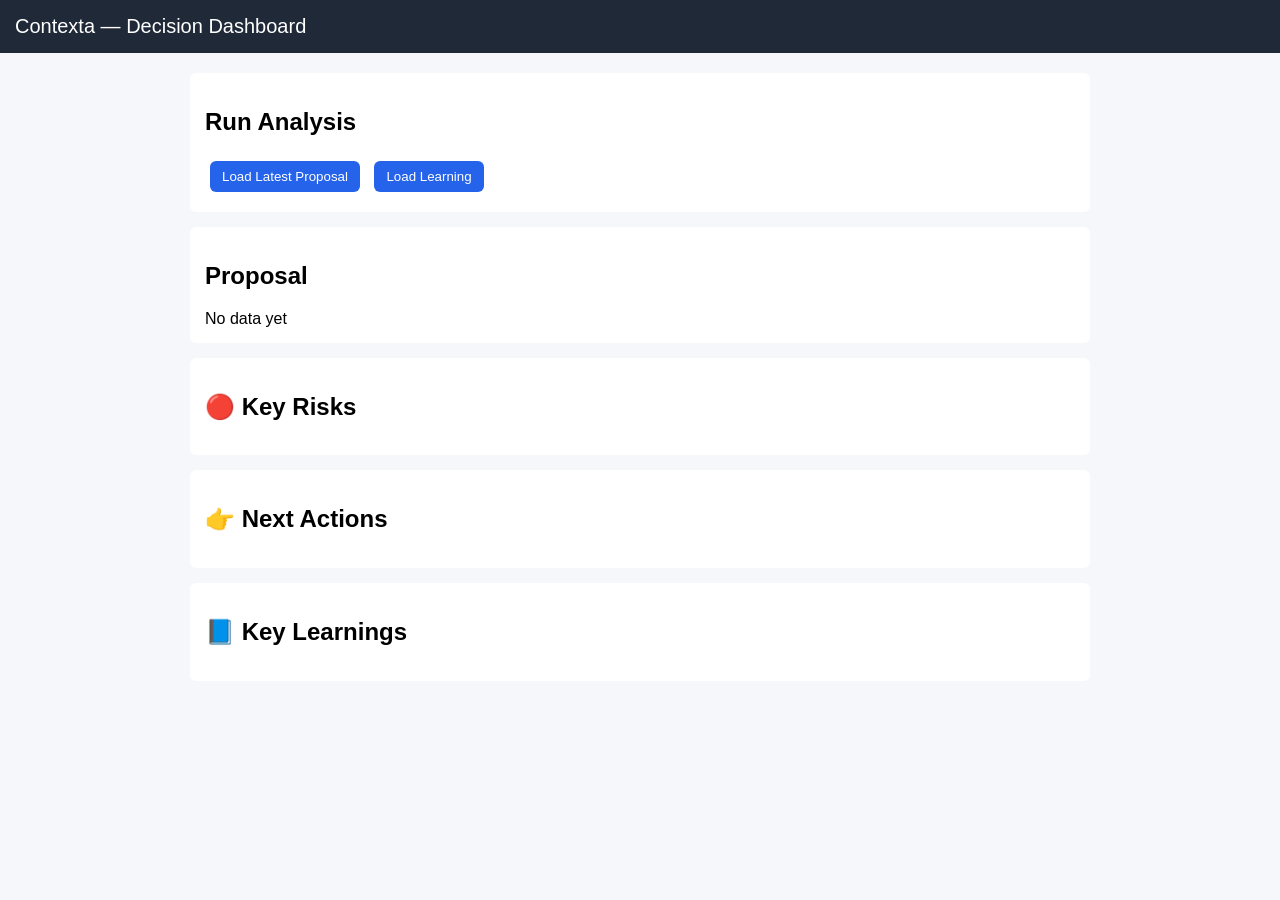
<file: ui/index.html>
<!DOCTYPE html>
<html lang="en">
<head>
  <meta charset="UTF-8">
  <title>Contexta Dashboard</title>
  <link rel="stylesheet" href="styles.css">
</head>

<body>

<header>
  Contexta — Decision Dashboard
</header>

<div class="container">

  <!-- Controls -->
  <div class="card">
    <h2>Run Analysis</h2>

    <button onclick="loadLatestProposal()">Load Latest Proposal</button>
    <button onclick="loadLatestLearning()">Load Learning</button>
  </div>

  <!-- Proposal -->
  <div class="card" id="proposal">
    <h2>Proposal</h2>
    <div id="proposal-content">No data yet</div>
  </div>

  <!-- Risks -->
  <div class="card" id="risks">
    <h2>🔴 Key Risks</h2>
    <ul id="risks-list"></ul>
  </div>

  <!-- Actions -->
  <div class="card">
    <h2>👉 Next Actions</h2>
    <ul id="actions-list"></ul>
  </div>

  <!-- Learning -->
  <div class="card">
    <h2>📘 Key Learnings</h2>
    <ul id="learning-list"></ul>
  </div>

</div>

<script src="app.js"></script>
</body>
</html>
</file>
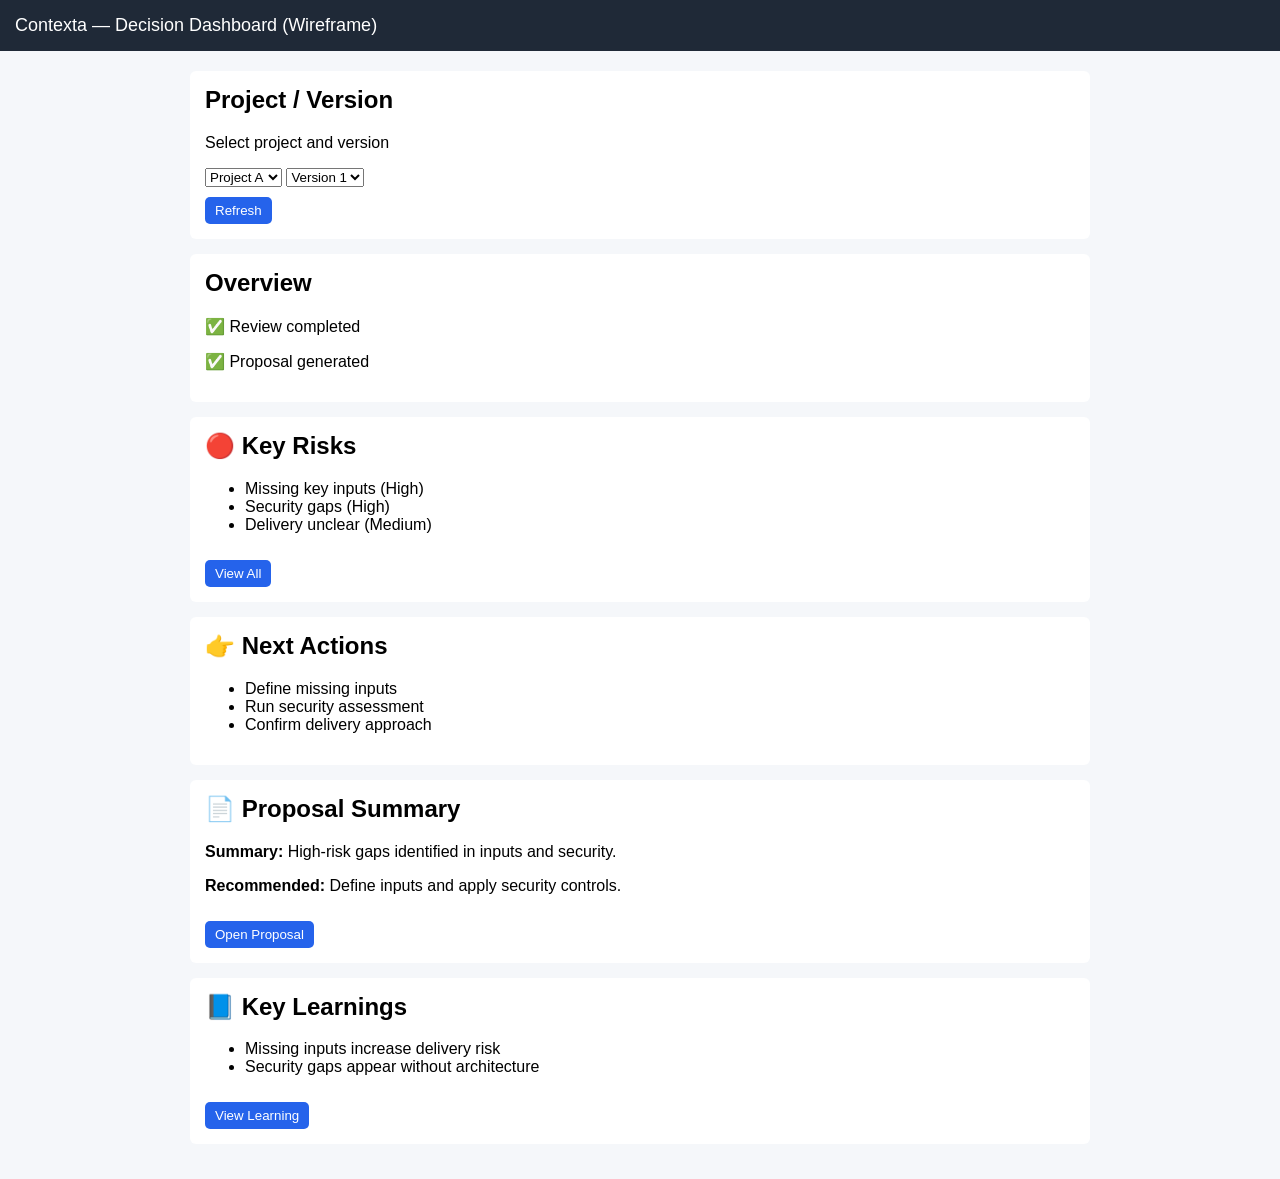
<file: ui/wireframe_v3.html>
<!DOCTYPE html>
<html>
<head>
  <title>Contexta Wireframe V3</title>
  <style>
    body {
      font-family: Arial;
      background: #f5f7fa;
      margin: 0;
    }

    header {
      background: #1f2937;
      color: white;
      padding: 15px;
      font-size: 18px;
    }

    .container {
      max-width: 900px;
      margin: auto;
      padding: 20px;
    }

    .card {
      background: white;
      padding: 15px;
      margin-bottom: 15px;
      border-radius: 6px;
    }

    h2 {
      margin-top: 0;
    }

    button {
      padding: 6px 10px;
      margin-top: 10px;
      background: #2563eb;
      color: white;
      border: none;
      border-radius: 5px;
    }

    .small {
      font-size: 12px;
      color: grey;
    }
  </style>
</head>

<body>

<header>
  Contexta — Decision Dashboard (Wireframe)
</header>

<div class="container">

  <!-- Controls -->
  <div class="card">
    <h2>Project / Version</h2>
    <p>Select project and version</p>
    <select>
      <option>Project A</option>
    </select>
    <select>
      <option>Version 1</option>
    </select>

    <br>
    <button>Refresh</button>
  </div>

  <!-- Overview -->
  <div class="card">
    <h2>Overview</h2>
    <p>✅ Review completed</p>
    <p>✅ Proposal generated</p>
  </div>

  <!-- Risks -->
  <div class="card">
    <h2>🔴 Key Risks</h2>

    <ul>
      <li>Missing key inputs (High)</li>
      <li>Security gaps (High)</li>
      <li>Delivery unclear (Medium)</li>
    </ul>

    <button>View All</button>
  </div>

  <!-- Actions -->
  <div class="card">
    <h2>👉 Next Actions</h2>

    <ul>
      <li>Define missing inputs</li>
      <li>Run security assessment</li>
      <li>Confirm delivery approach</li>
    </ul>
  </div>

  <!-- Proposal -->
  <div class="card">
    <h2>📄 Proposal Summary</h2>

    <p><strong>Summary:</strong> High-risk gaps identified in inputs and security.</p>

    <p><strong>Recommended:</strong> Define inputs and apply security controls.</p>

    <button>Open Proposal</button>
  </div>

  <!-- Learning -->
  <div class="card">
    <h2>📘 Key Learnings</h2>

    <ul>
      <li>Missing inputs increase delivery risk</li>
      <li>Security gaps appear without architecture</li>
    </ul>

    <button>View Learning</button>
  </div>

</div>

</body>
</html>
</file>
<file: ui/styles.css>
body {
  font-family: Arial;
  background: #f5f7fa;
  margin: 0;
}

header {
  background: #1f2937;
  color: white;
  padding: 15px;
  font-size: 20px;
}

.container {
  max-width: 900px;
  margin: auto;
  padding: 20px;
}

.card {
  background: white;
  padding: 15px;
  margin-bottom: 15px;
  border-radius: 6px;
}

button {
  padding: 8px 12px;
  margin: 5px;
  background: #2563eb;
  color: white;
  border: none;
  border-radius: 6px;
  cursor: pointer;
}

li {
  margin-bottom: 10px;
  line-height: 1.4;
}
</file>
